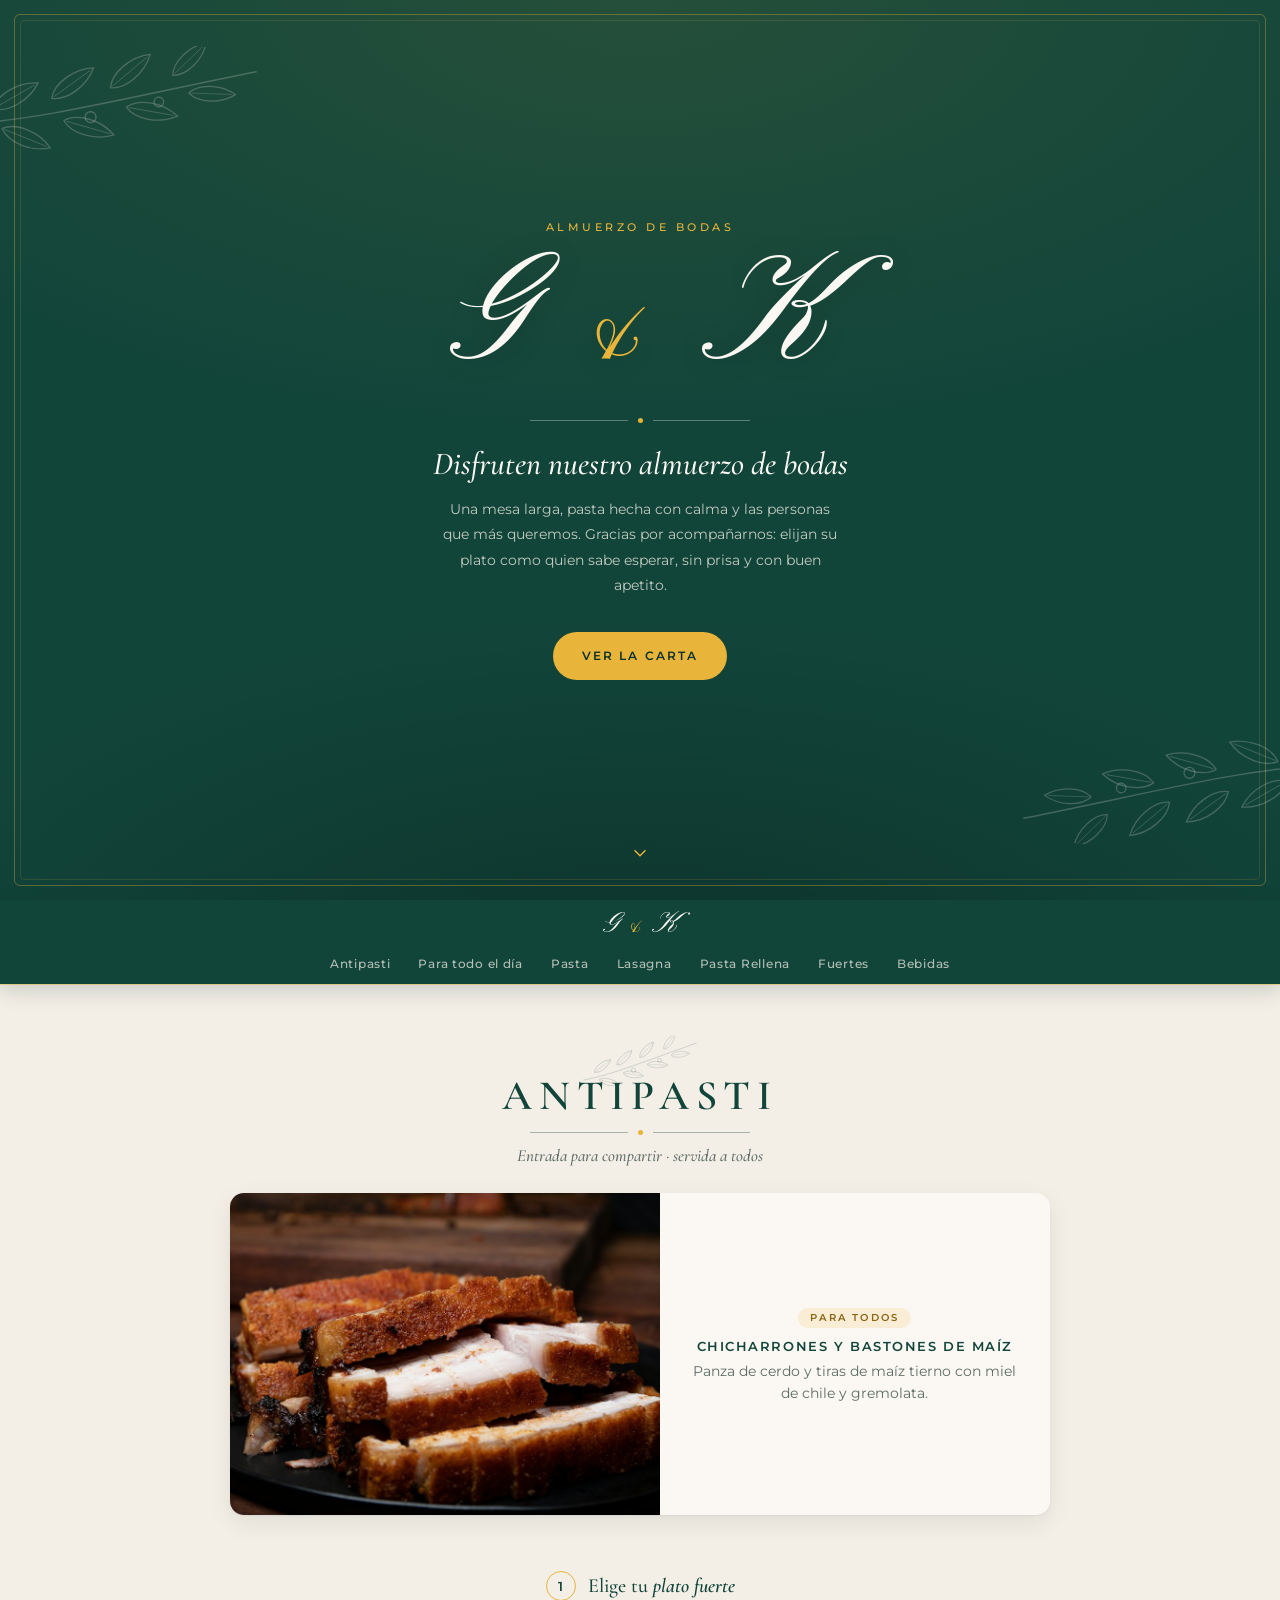
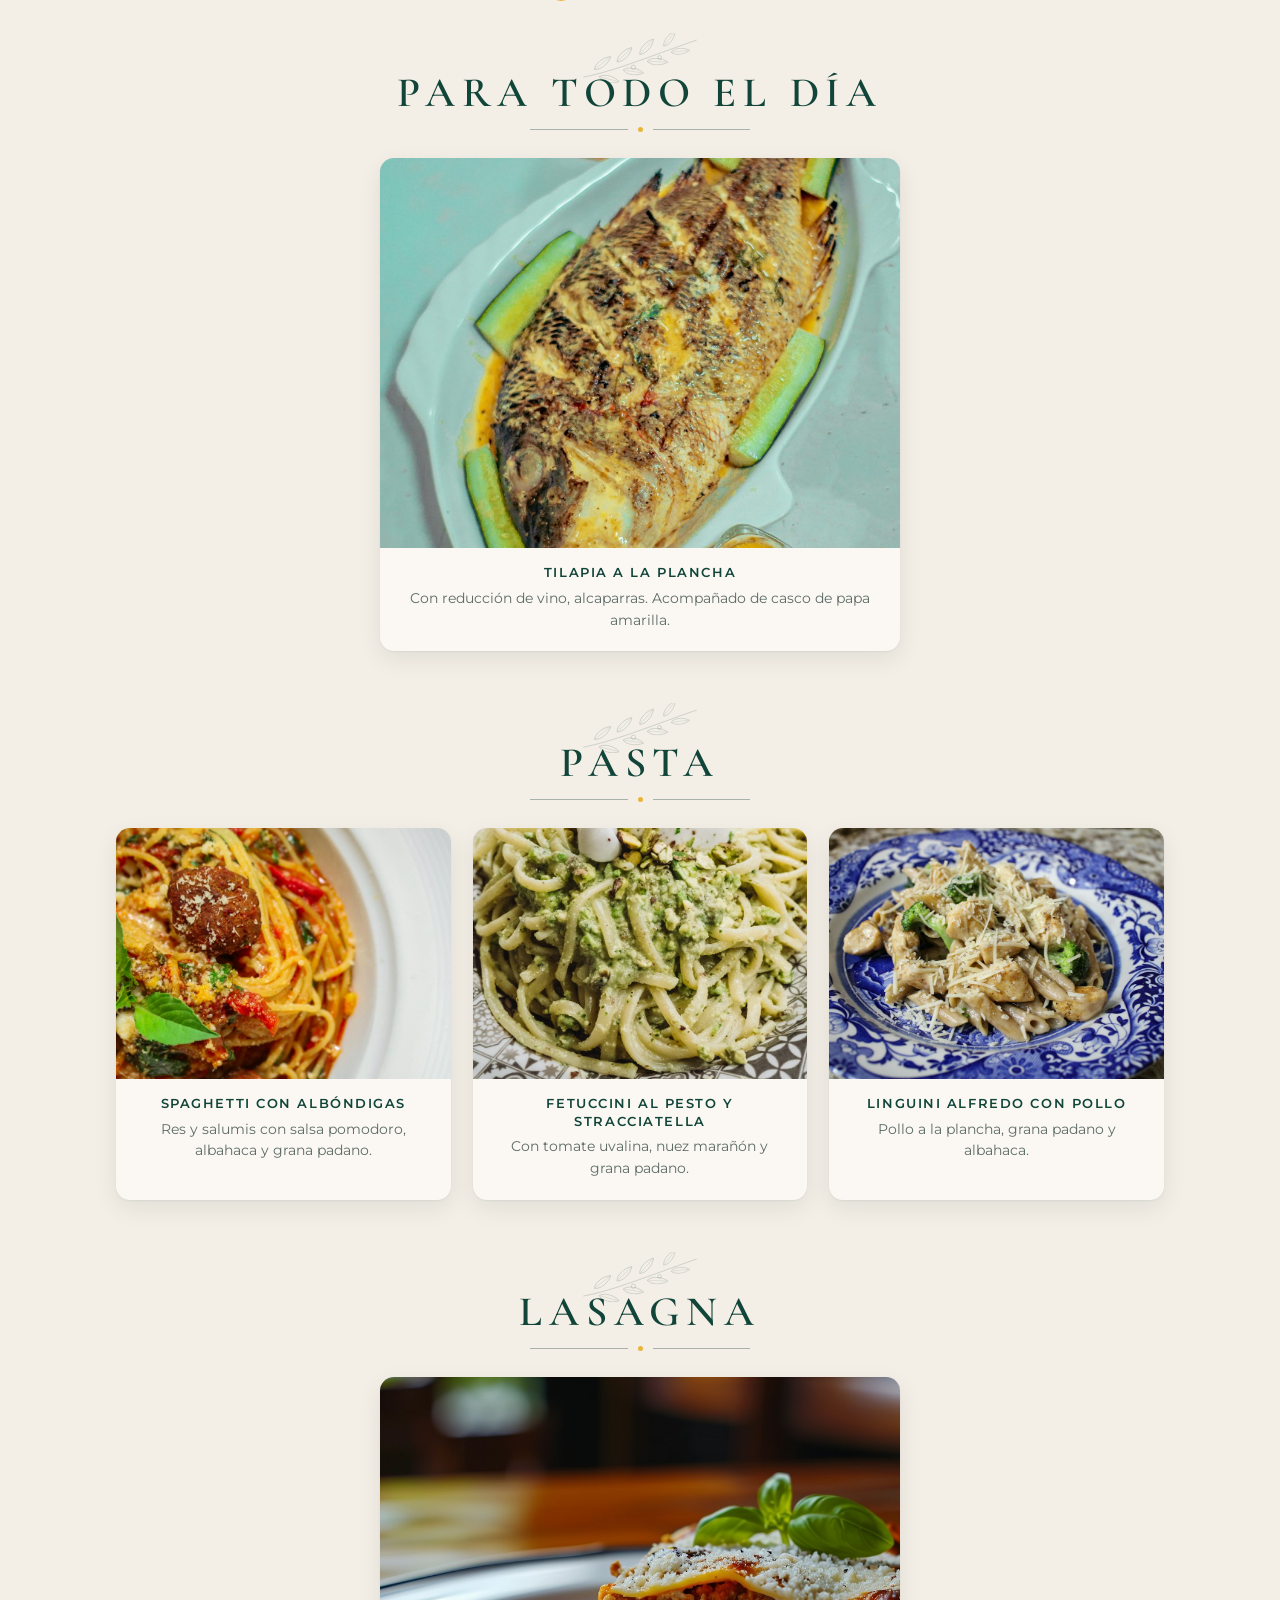
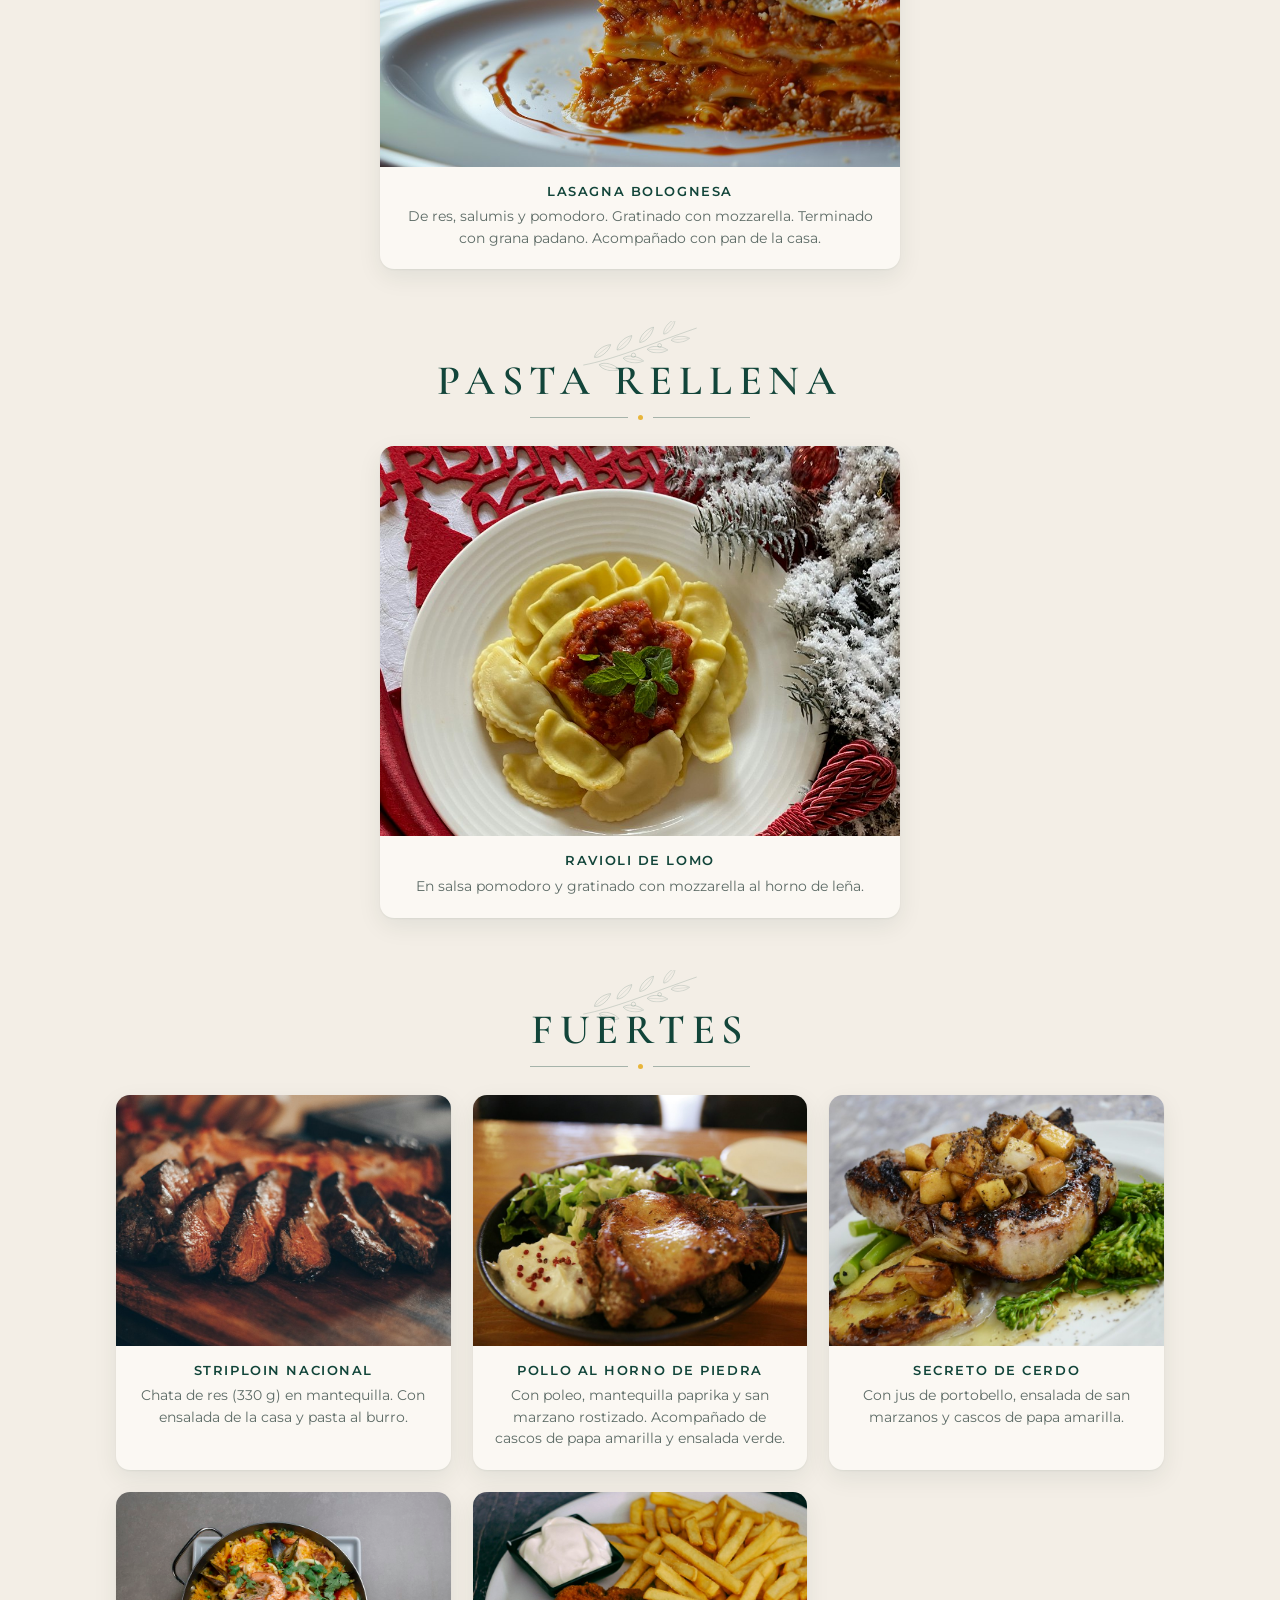
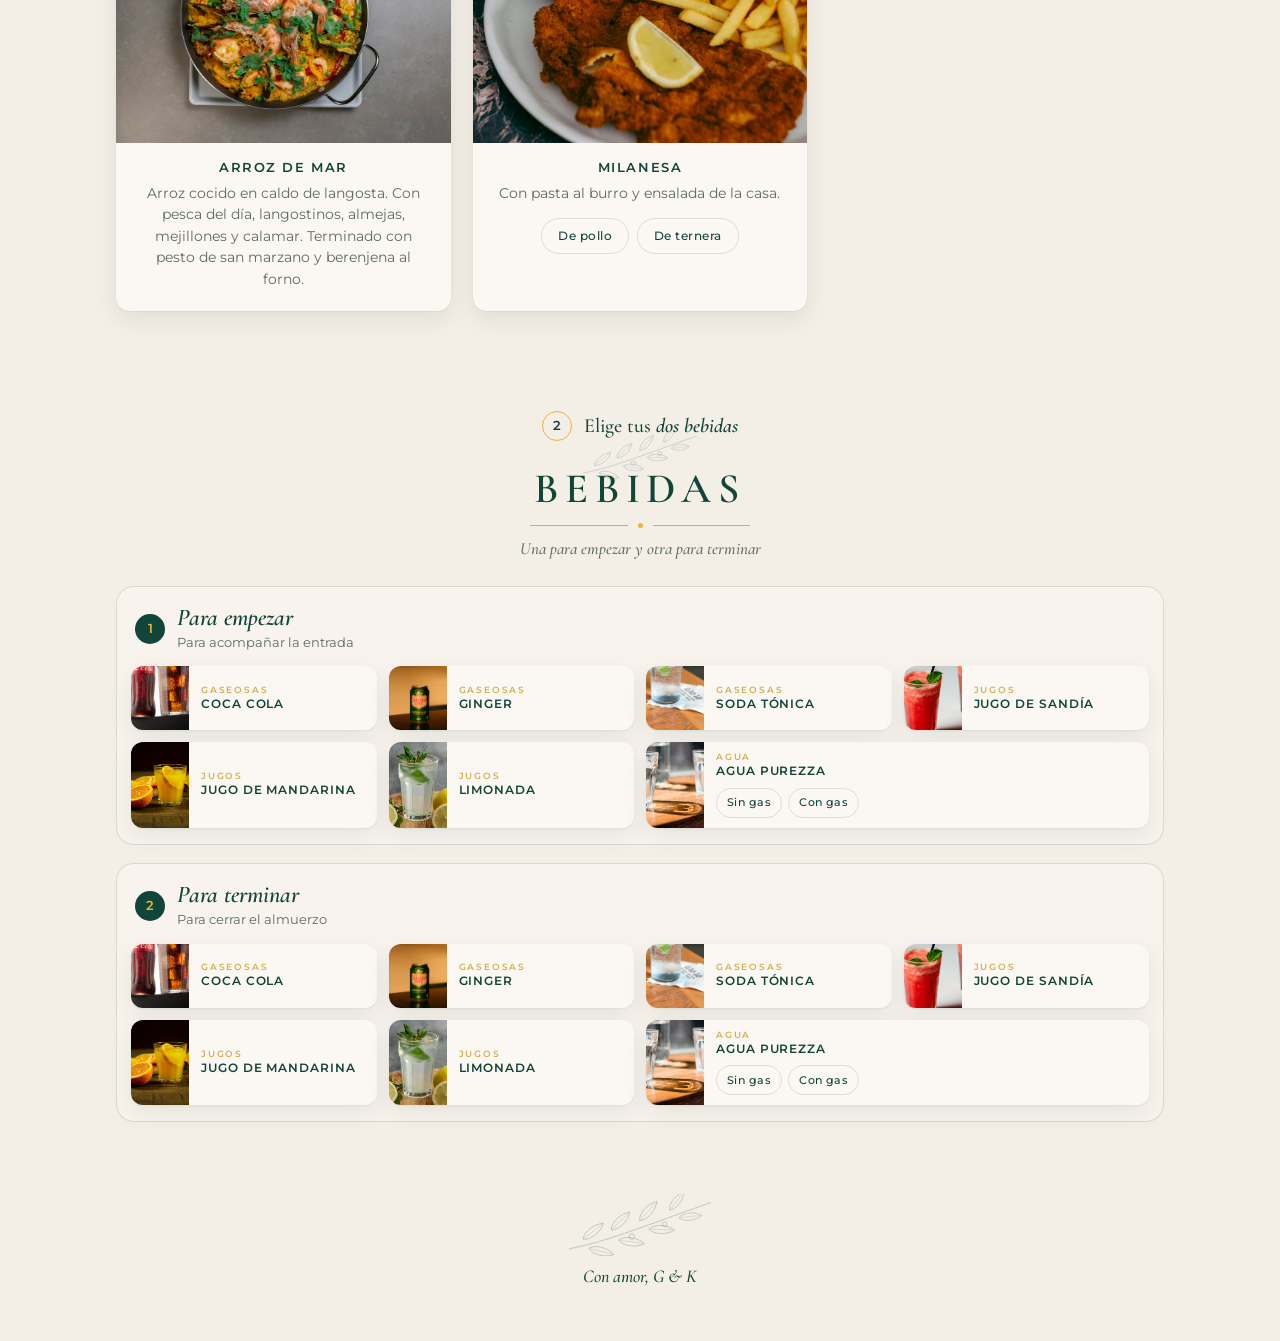
<file: public/index.html>
<!doctype html>
<html lang="es">
<head>
  <meta charset="utf-8">
  <meta name="viewport" content="width=device-width, initial-scale=1, viewport-fit=cover">
  <title>G &amp; K · Almuerzo de bodas</title>
  <meta name="description" content="Carta del almuerzo de bodas de G & K. Elige tu plato y tu bebida.">
  <meta name="theme-color" content="#12453A">
  <link rel="icon" href="data:image/svg+xml,<svg xmlns='http://www.w3.org/2000/svg' viewBox='0 0 64 64'><rect width='64' height='64' rx='14' fill='%2312453A'/><text x='32' y='43' font-family='Georgia,serif' font-size='26' fill='%23E8B53A' text-anchor='middle'>G&amp;K</text></svg>">
  <link rel="preconnect" href="https://fonts.googleapis.com">
  <link rel="preconnect" href="https://fonts.gstatic.com" crossorigin>
  <link href="https://fonts.googleapis.com/css2?family=Cormorant+Garamond:ital,wght@0,500;0,600;1,500&family=Montserrat:wght@400;500;600&family=Pinyon+Script&display=swap" rel="stylesheet">
  <link rel="stylesheet" href="css/styles.css">
</head>
<body>
  <!-- Rama de olivo reutilizable -->
  <svg width="0" height="0" style="position:absolute" aria-hidden="true">
    <defs>
      <symbol id="leaf" viewBox="0 0 40 14">
        <path d="M1 7 C 9 -1, 27 -1, 39 7 C 27 15, 9 15, 1 7 Z" fill="none" stroke="currentColor" stroke-width="1"/>
        <path d="M3 7 L 36 7" fill="none" stroke="currentColor" stroke-width=".6"/>
      </symbol>
      <symbol id="branch" viewBox="0 0 220 90">
        <path d="M6 80 C 60 70, 120 45, 214 12" fill="none" stroke="currentColor" stroke-width="1.1"/>
        <use href="#leaf" x="30" y="58" width="40" height="14" transform="rotate(-38 30 72)"/>
        <use href="#leaf" x="34" y="72" width="40" height="14" transform="rotate(14 34 79)"/>
        <use href="#leaf" x="72" y="44" width="40" height="14" transform="rotate(-44 72 58)"/>
        <use href="#leaf" x="78" y="60" width="40" height="14" transform="rotate(8 78 67)"/>
        <use href="#leaf" x="114" y="30" width="40" height="14" transform="rotate(-48 114 44)"/>
        <use href="#leaf" x="122" y="44" width="40" height="14" transform="rotate(2 122 51)"/>
        <use href="#leaf" x="158" y="15" width="36" height="13" transform="rotate(-52 158 28)"/>
        <use href="#leaf" x="166" y="28" width="36" height="13" transform="rotate(-6 166 34)"/>
        <circle cx="98" cy="62" r="4" fill="none" stroke="currentColor" stroke-width="1"/>
        <circle cx="146" cy="44" r="3.5" fill="none" stroke="currentColor" stroke-width="1"/>
      </symbol>
    </defs>
  </svg>

  <!-- Portada -->
  <section class="cover" id="cover">
    <svg class="cover__branch cover__branch--tl" aria-hidden="true"><use href="#branch"/></svg>
    <svg class="cover__branch cover__branch--br" aria-hidden="true"><use href="#branch"/></svg>
    <div class="cover__inner">
      <p class="eyebrow">Almuerzo de bodas</p>
      <h1 class="monogram">G <span class="amp">&amp;</span> K</h1>
      <div class="rule"><span></span></div>
      <p class="cover__lead">Disfruten nuestro almuerzo de bodas</p>
      <p class="cover__copy">Una mesa larga, pasta hecha con calma y las personas que más queremos. Gracias por acompañarnos: elijan su plato como quien sabe esperar, sin prisa y con buen apetito.</p>
      <a class="btn btn--gold" href="#carta">Ver la carta</a>
    </div>
    <a class="cover__scroll" href="#carta" aria-label="Ir a la carta">
      <svg viewBox="0 0 24 24" width="22" height="22"><path d="M6 9l6 6 6-6" fill="none" stroke="currentColor" stroke-width="1.5"/></svg>
    </a>
  </section>

  <!-- Carta -->
  <header class="topbar" id="carta">
    <div class="topbar__brand">G <span class="amp">&amp;</span> K</div>
    <nav class="tabs" id="tabs" aria-label="Categorías"></nav>
  </header>

  <main class="menu" id="menu"></main>

  <footer class="foot">
    <svg class="foot__branch" aria-hidden="true"><use href="#branch"/></svg>
    <p>Con amor, G &amp; K</p>
  </footer>

  <!-- Barra de selección -->
  <div class="tray" id="tray" hidden>
    <div class="tray__summary">
      <div><span class="tray__label">Plato</span><span class="tray__value" data-tray="dish">Sin elegir</span></div>
      <div><span class="tray__label">Empezar</span><span class="tray__value" data-tray="drinkStart">Sin elegir</span></div>
      <div><span class="tray__label">Terminar</span><span class="tray__value" data-tray="drinkEnd">Sin elegir</span></div>
    </div>
    <button class="btn btn--green" id="trayBtn" type="button">Continuar</button>
  </div>

  <!-- Hoja de confirmación -->
  <div class="sheet" id="sheet" hidden>
    <div class="sheet__backdrop" data-close></div>
    <form class="sheet__panel" id="form" novalidate>
      <button type="button" class="sheet__close" data-close aria-label="Cerrar">×</button>
      <p class="eyebrow eyebrow--green">Tu elección</p>
      <h2 class="sheet__title" id="sheetTitle">Casi listo</h2>
      <dl class="summary">
        <div><dt>Entrada</dt><dd id="sumStarter"></dd></div>
        <div><dt>Plato fuerte</dt><dd id="sumDish"></dd></div>
        <div><dt>Bebida · empezar</dt><dd id="sumDrinkStart"></dd></div>
        <div><dt>Bebida · terminar</dt><dd id="sumDrinkEnd"></dd></div>
      </dl>
      <label class="field">
        <span id="nameLabel">Tu nombre</span>
        <input id="name" name="name" type="text" autocomplete="name" maxlength="60" placeholder="Nombre y apellido" required>
      </label>
      <p class="form__error" id="formError" role="alert"></p>
      <button class="btn btn--green btn--block" id="sendBtn" type="submit">Enviar</button>
    </form>
  </div>

  <!-- Gracias -->
  <div class="thanks" id="thanks" hidden>
    <div class="thanks__inner">
      <svg class="thanks__branch" aria-hidden="true"><use href="#branch"/></svg>
      <p class="eyebrow">Elección recibida</p>
      <h2 class="thanks__title">¡Gracias, <span id="thanksName"></span>!</h2>
      <p class="thanks__text" id="thanksText"></p>
      <p class="thanks__sign">G <span class="amp">&amp;</span> K</p>
      <div class="thanks__actions">
        <button class="btn btn--gold" id="anotherBtn" type="button">Elegir para otro invitado</button>
        <button class="btn btn--ghost" id="changeBtn" type="button">Cambiar mi elección</button>
      </div>
    </div>
  </div>

  <script type="module" src="js/app.js"></script>
</body>
</html>
</file>
<file: public/css/styles.css>
:root {
  --green: #12453a;
  --green-deep: #0c3129;
  --green-soft: #2b5e52;
  --gold: #e8b53a;
  --gold-soft: #d9ae4f;
  --cream: #f3eee6;
  --paper: #fbf8f3;
  --ink: #1e2a26;
  --muted: #5d6b66;
  --line: rgba(18, 69, 58, 0.14);
  --shadow: 0 1px 2px rgba(12, 49, 41, 0.06), 0 8px 24px rgba(12, 49, 41, 0.08);

  --script: 'Pinyon Script', 'Snell Roundhand', cursive;
  --serif: 'Cormorant Garamond', 'Times New Roman', serif;
  --sans: 'Montserrat', system-ui, -apple-system, sans-serif;

  --gutter: 16px;
  --radius: 14px;
  color-scheme: light;
}

*,
*::before,
*::after { box-sizing: border-box; }

html { scroll-behavior: smooth; scroll-padding-top: 120px; -webkit-text-size-adjust: 100%; }

body {
  margin: 0;
  background: var(--cream);
  color: var(--ink);
  font: 400 15px/1.55 var(--sans);
  -webkit-font-smoothing: antialiased;
  overflow-x: hidden;
}
body.no-scroll { overflow: hidden; }
body.has-tray { padding-bottom: 120px; }

img { max-width: 100%; height: auto; display: block; }
button { font: inherit; color: inherit; }
[hidden] { display: none !important; }

.amp { font-family: var(--script); color: var(--gold); }

/* ---------- Botones ---------- */
.btn {
  display: inline-flex;
  align-items: center;
  justify-content: center;
  gap: 8px;
  min-height: 48px;
  padding: 0 28px;
  border-radius: 999px;
  border: 1px solid transparent;
  font: 600 12px/1 var(--sans);
  letter-spacing: 0.18em;
  text-transform: uppercase;
  text-decoration: none;
  cursor: pointer;
  transition: transform 0.15s ease, background 0.2s ease, opacity 0.2s ease;
}
.btn:active { transform: scale(0.97); }
.btn--gold { background: var(--gold); color: var(--green-deep); }
.btn--gold:hover { background: #f0c253; }
.btn--green { background: var(--green); color: var(--paper); }
.btn--green:hover { background: var(--green-soft); }
.btn--green.is-disabled { background: transparent; color: var(--green); border-color: var(--line); }
.btn--ghost { border-color: rgba(243, 238, 230, 0.4); color: var(--cream); background: transparent; }
.btn--ghost:hover { border-color: var(--gold); color: var(--gold); }
.btn--block { width: 100%; }
.btn:focus-visible, .card:focus-visible, .chip:focus-visible, .tabs a:focus-visible {
  outline: 2px solid var(--gold);
  outline-offset: 3px;
}

/* ---------- Ornamentos ---------- */
.eyebrow {
  margin: 0;
  font: 500 11px/1.4 var(--sans);
  letter-spacing: 0.32em;
  text-transform: uppercase;
  color: var(--gold);
}
.eyebrow--green { color: var(--green-soft); }

.rule {
  display: flex;
  align-items: center;
  justify-content: center;
  gap: 10px;
  width: min(220px, 70%);
  margin: 14px auto;
}
.rule::before,
.rule::after { content: ''; flex: 1; height: 1px; background: currentColor; opacity: 0.35; }
.rule span { width: 5px; height: 5px; border-radius: 50%; background: var(--gold); }

/* ---------- Portada ---------- */
.cover {
  position: relative;
  min-height: 100vh;
  min-height: 100svh;
  display: grid;
  place-items: center;
  padding: 72px var(--gutter);
  background:
    radial-gradient(120% 80% at 50% 0%, rgba(232, 181, 58, 0.09), transparent 60%),
    radial-gradient(90% 60% at 50% 110%, rgba(0, 0, 0, 0.25), transparent 70%),
    var(--green);
  color: var(--cream);
  text-align: center;
  overflow: hidden;
}
.cover::before {
  content: '';
  position: absolute;
  inset: 14px;
  border: 1px solid rgba(232, 181, 58, 0.35);
  border-radius: 6px;
  pointer-events: none;
}
.cover::after {
  content: '';
  position: absolute;
  inset: 20px;
  border: 1px solid rgba(232, 181, 58, 0.14);
  border-radius: 4px;
  pointer-events: none;
}
.cover__inner { position: relative; max-width: 520px; animation: rise 1.1s ease both; }
.cover__branch {
  position: absolute;
  width: 300px;
  height: 125px;
  color: rgba(243, 238, 230, 0.22);
}
.cover__branch--tl { top: 34px; left: -40px; transform: rotate(8deg); }
.cover__branch--br { bottom: 44px; right: -40px; transform: rotate(188deg); }

.monogram {
  margin: 18px 0 0;
  font: 400 clamp(88px, 26vw, 150px)/0.95 var(--script);
  color: var(--paper);
  letter-spacing: 0.01em;
  text-shadow: 0 2px 30px rgba(0, 0, 0, 0.18);
}
.monogram .amp { font-size: 0.72em; margin: 0 0.04em; }
.cover .rule { color: var(--cream); margin: 22px auto; }
.cover__lead {
  margin: 0 0 14px;
  font: italic 500 clamp(24px, 6.4vw, 32px)/1.2 var(--serif);
  color: var(--paper);
}
.cover__copy {
  margin: 0 auto 34px;
  max-width: 400px;
  font-size: 14px;
  line-height: 1.8;
  color: rgba(243, 238, 230, 0.78);
}
.cover__scroll {
  position: absolute;
  bottom: 30px;
  left: 50%;
  transform: translateX(-50%);
  color: var(--gold);
  animation: nudge 2.4s ease-in-out infinite;
}

@keyframes rise { from { opacity: 0; transform: translateY(14px); } to { opacity: 1; transform: none; } }
@keyframes nudge { 0%, 100% { transform: translate(-50%, 0); } 50% { transform: translate(-50%, 6px); } }

/* ---------- Barra superior + pestañas ---------- */
.topbar {
  position: sticky;
  top: 0;
  z-index: 20;
  background: var(--green);
  color: var(--cream);
  box-shadow: 0 1px 0 rgba(232, 181, 58, 0.5), 0 6px 20px rgba(12, 49, 41, 0.18);
}
.topbar__brand {
  text-align: center;
  padding: 10px 0 2px;
  font: 400 30px/1 var(--script);
  color: var(--paper);
}
.topbar__brand .amp { font-size: 0.8em; }
.tabs {
  display: flex;
  gap: 4px;
  overflow-x: auto;
  scrollbar-width: none;
  padding: 6px var(--gutter) 0;
  max-width: 1080px;
  margin: 0 auto;
}
.tabs::-webkit-scrollbar { display: none; }
.tabs a {
  flex: none;
  padding: 10px 12px 12px;
  font: 500 12px/1 var(--sans);
  letter-spacing: 0.06em;
  color: rgba(243, 238, 230, 0.72);
  text-decoration: none;
  border-bottom: 2px solid transparent;
  transition: color 0.2s, border-color 0.2s;
  white-space: nowrap;
}
.tabs a:hover { color: var(--paper); }
.tabs a.is-active { color: var(--gold); border-bottom-color: var(--gold); }
@media (min-width: 980px) { .tabs { justify-content: center; } }

/* ---------- Carta ---------- */
.menu {
  max-width: 1080px;
  margin: 0 auto;
  padding: 8px var(--gutter) 40px;
}
.section { padding: 44px 0 8px; }
.section__head { position: relative; text-align: center; margin-bottom: 26px; color: var(--green); }
.section__branch {
  display: block;
  width: 120px;
  height: 50px;
  margin: 0 auto -12px;
  color: rgba(18, 69, 58, 0.28);
}
.section__title {
  margin: 0;
  font: 600 clamp(30px, 8vw, 42px)/1.05 var(--serif);
  letter-spacing: 0.16em;
  text-transform: uppercase;
  color: var(--green);
}
.section__head .rule { margin: 12px auto 0; }
.section__note {
  margin: 10px 0 0;
  font: italic 500 17px/1.3 var(--serif);
  color: var(--muted);
}
.subhead {
  display: flex;
  align-items: center;
  gap: 14px;
  margin: 28px 0 14px;
  font: 600 11px/1 var(--sans);
  letter-spacing: 0.3em;
  text-transform: uppercase;
  color: var(--green-soft);
}
.subhead::after { content: ''; flex: 1; height: 1px; background: var(--line); }

.step {
  display: flex;
  align-items: center;
  justify-content: center;
  gap: 12px;
  margin: 48px 0 -12px;
  color: var(--green);
}
.step p { margin: 0; font: 500 20px/1.2 var(--serif); }
.step strong { font-weight: 600; font-style: italic; }
.step__num {
  display: grid;
  place-items: center;
  width: 30px;
  height: 30px;
  border-radius: 50%;
  border: 1px solid var(--gold);
  color: var(--green);
  font: 600 13px/1 var(--sans);
}

/* ---------- Entrada fija ---------- */
.starter {
  display: grid;
  background: var(--paper);
  border-radius: var(--radius);
  box-shadow: var(--shadow);
  overflow: hidden;
  max-width: 820px;
  margin: 0 auto;
}
.starter__media img { width: 100%; aspect-ratio: 16 / 10; object-fit: cover; }
.starter__body { padding: 20px 22px 24px; text-align: center; }
@media (min-width: 700px) {
  .starter { grid-template-columns: 1.1fr 1fr; align-items: center; }
  .starter__media img { height: 100%; aspect-ratio: auto; min-height: 280px; }
  .starter__body { padding: 32px; }
}
.badge {
  display: inline-block;
  margin-bottom: 10px;
  padding: 5px 12px;
  border-radius: 999px;
  background: rgba(232, 181, 58, 0.16);
  color: #8a6512;
  font: 600 10px/1 var(--sans);
  letter-spacing: 0.22em;
  text-transform: uppercase;
}

/* ---------- Tarjetas ---------- */
.grid { display: grid; gap: 18px; }
.grid--dish { grid-template-columns: 1fr; }
@media (min-width: 640px) {
  .grid--dish { grid-template-columns: repeat(2, 1fr); }
}
@media (min-width: 980px) {
  .grid--dish { grid-template-columns: repeat(3, 1fr); gap: 22px; }
}
/* Secciones con un solo plato: tarjeta centrada, no estirada */
.grid--dish:has(> .card:only-child) { grid-template-columns: minmax(0, 520px); justify-content: center; }

.card {
  position: relative;
  display: flex;
  flex-direction: column;
  background: var(--paper);
  border-radius: var(--radius);
  box-shadow: var(--shadow);
  overflow: hidden;
  cursor: pointer;
  text-align: center;
  outline: 1px solid transparent;
  transition: transform 0.2s ease, box-shadow 0.2s ease, outline-color 0.2s ease;
  -webkit-tap-highlight-color: transparent;
}
@media (hover: hover) {
  .card:hover { transform: translateY(-3px); box-shadow: 0 2px 4px rgba(12, 49, 41, 0.06), 0 14px 32px rgba(12, 49, 41, 0.14); }
  .card:hover .card__media img { transform: scale(1.04); }
}
.card__media { position: relative; overflow: hidden; }
.card__media img {
  width: 100%;
  aspect-ratio: 4 / 3;
  object-fit: cover;
  transition: transform 0.6s ease, filter 0.3s ease;
}
.card__body { padding: 16px 18px 20px; display: flex; flex-direction: column; align-items: center; flex: 1; }
.card__name {
  margin: 0 0 6px;
  font: 600 13px/1.35 var(--sans);
  letter-spacing: 0.12em;
  text-transform: uppercase;
  color: var(--green);
}
.card__desc { margin: 0; font-size: 13.5px; line-height: 1.6; color: var(--muted); }

.card__check {
  position: absolute;
  top: 12px;
  right: 12px;
  display: grid;
  place-items: center;
  width: 34px;
  height: 34px;
  border-radius: 50%;
  background: var(--gold);
  color: var(--green-deep);
  box-shadow: 0 4px 12px rgba(0, 0, 0, 0.2);
  opacity: 0;
  transform: scale(0.6);
  transition: opacity 0.2s ease, transform 0.25s cubic-bezier(0.3, 1.6, 0.5, 1);
}
.card__check svg { width: 18px; height: 18px; }

.card.is-selected { outline: 2px solid var(--gold); box-shadow: 0 0 0 5px rgba(232, 181, 58, 0.18), var(--shadow); }
.card.is-selected .card__check { opacity: 1; transform: scale(1); }
.card.is-selected .card__name { color: var(--green-deep); }

/* Sub-opciones */
.chips { display: flex; flex-wrap: wrap; justify-content: center; gap: 8px; margin-top: 14px; }
.chip {
  min-height: 36px;
  padding: 0 16px;
  border-radius: 999px;
  border: 1px solid var(--line);
  background: transparent;
  color: var(--green);
  font: 500 12px/1 var(--sans);
  letter-spacing: 0.04em;
  cursor: pointer;
  transition: background 0.2s, color 0.2s, border-color 0.2s;
}
.chip:hover { border-color: var(--green-soft); }
.chip.is-active { background: var(--green); border-color: var(--green); color: var(--paper); }
.card.needs-option .chip { border-color: var(--gold); animation: pulse 1.6s ease-in-out infinite; }
@keyframes pulse { 0%, 100% { box-shadow: 0 0 0 0 rgba(232, 181, 58, 0.35); } 50% { box-shadow: 0 0 0 5px rgba(232, 181, 58, 0); } }

/* ---------- Bebidas: dos bloques de mosaicos ---------- */
.drinks {
  margin-top: 22px;
  padding: 18px 14px 16px;
  border: 1px solid var(--line);
  border-radius: calc(var(--radius) + 4px);
  background: rgba(251, 248, 243, 0.55);
  scroll-margin-top: 130px;
}
.drinks + .drinks { margin-top: 18px; }
.drinks__head { display: flex; align-items: center; gap: 12px; margin: 0 4px 14px; color: var(--green); }
.drinks__num {
  flex: none;
  display: grid;
  place-items: center;
  width: 30px;
  height: 30px;
  border-radius: 50%;
  background: var(--green);
  color: var(--gold);
  font: 600 13px/1 var(--sans);
}
.drinks__title { margin: 0; font: italic 600 24px/1.1 var(--serif); }
.drinks__note { margin: 2px 0 0; font-size: 12.5px; color: var(--muted); }

.grid--tile { grid-template-columns: repeat(2, 1fr); gap: 10px; }
@media (min-width: 640px) { .grid--tile { grid-template-columns: repeat(3, 1fr); gap: 12px; } }
@media (min-width: 980px) { .grid--tile { grid-template-columns: repeat(4, 1fr); } }
.card--tile { flex-direction: row; align-items: center; text-align: left; border-radius: 12px; }
.tile__media { position: relative; flex: none; width: 58px; align-self: stretch; min-height: 64px; }
.tile__media img { position: absolute; inset: 0; width: 100%; height: 100%; object-fit: cover; }
.tile__body { flex: 1; min-width: 0; padding: 10px 10px 10px 12px; }
.tile__group { display: block; margin-bottom: 3px; font: 600 9px/1 var(--sans); letter-spacing: 0.2em; text-transform: uppercase; color: var(--gold-soft); }
.card--tile .card__name { margin: 0; font-size: 11.5px; letter-spacing: 0.08em; }
.card--tile .chips { justify-content: flex-start; gap: 6px; margin-top: 8px; }
/* El mosaico con opciones (agua) ocupa dos columnas para que los botones queden en fila */
.card--tile:has(.chips) { grid-column: span 2; }
.card--tile .chip { min-height: 30px; padding: 0 10px; font-size: 11px; }
.card--tile .card__check { top: 50%; left: 50%; right: auto; width: 28px; height: 28px; transform: translate(-50%, -50%) scale(0.6); }
.card--tile.is-selected .card__check { transform: translate(-50%, -50%) scale(1); }
.card--tile .card__check svg { width: 15px; height: 15px; }
.card--tile.is-selected .tile__media img { filter: brightness(0.7); }
@media (hover: hover) { .card--tile:hover .card__media img { transform: none; } }

/* ---------- Pie ---------- */
.foot {
  text-align: center;
  padding: 24px var(--gutter) 56px;
  color: var(--green);
}
.foot__branch { width: 150px; height: 62px; color: rgba(18, 69, 58, 0.3); }
.foot p { margin: 4px 0 0; font: italic 500 18px/1 var(--serif); }

/* ---------- Bandeja inferior ---------- */
.tray {
  position: fixed;
  left: var(--gutter);
  right: var(--gutter);
  bottom: max(12px, env(safe-area-inset-bottom));
  z-index: 30;
  display: flex;
  align-items: center;
  gap: 12px;
  max-width: 640px;
  margin: 0 auto;
  padding: 10px 10px 10px 18px;
  border-radius: 20px;
  background: rgba(251, 248, 243, 0.94);
  backdrop-filter: blur(12px);
  -webkit-backdrop-filter: blur(12px);
  border: 1px solid rgba(232, 181, 58, 0.45);
  box-shadow: 0 12px 36px rgba(12, 49, 41, 0.22);
  animation: rise 0.35s ease both;
}
.tray__summary { flex: 1; min-width: 0; display: grid; gap: 2px; }
.tray__summary > div { display: flex; align-items: baseline; gap: 8px; min-width: 0; }
.tray__label {
  flex: none;
  width: 62px;
  font: 600 9.5px/1 var(--sans);
  letter-spacing: 0.2em;
  text-transform: uppercase;
  color: var(--gold-soft);
}
.tray__value {
  min-width: 0;
  overflow: hidden;
  text-overflow: ellipsis;
  white-space: nowrap;
  font: 600 15px/1.2 var(--serif);
  color: var(--green);
}
.tray__value.is-empty { font-style: italic; font-weight: 500; color: var(--muted); }
.tray .btn { flex: none; padding: 0 18px; min-height: 46px; letter-spacing: 0.12em; }

/* ---------- Hoja (formulario) ---------- */
.sheet { position: fixed; inset: 0; z-index: 50; display: grid; align-items: end; justify-items: center; }
.sheet__backdrop { position: absolute; inset: 0; background: rgba(12, 49, 41, 0.55); animation: fade 0.25s ease both; }
.sheet__panel {
  position: relative;
  width: 100%;
  max-width: 520px;
  max-height: 92vh;
  overflow-y: auto;
  padding: 30px 22px calc(24px + env(safe-area-inset-bottom));
  background: var(--paper);
  border-radius: 22px 22px 0 0;
  text-align: center;
  animation: up 0.35s cubic-bezier(0.2, 0.9, 0.3, 1) both;
}
@media (min-width: 640px) {
  .sheet { align-items: center; }
  .sheet__panel { border-radius: 22px; padding: 36px 34px 32px; }
}
.sheet__close {
  position: absolute;
  top: 10px;
  right: 12px;
  width: 40px;
  height: 40px;
  border: 0;
  background: none;
  font-size: 28px;
  line-height: 1;
  color: var(--muted);
  cursor: pointer;
}
.sheet__title { margin: 6px 0 18px; font: 600 34px/1.1 var(--serif); color: var(--green); }
.summary {
  margin: 0 0 22px;
  padding: 4px 18px;
  border: 1px solid var(--line);
  border-radius: 12px;
  text-align: left;
}
.summary > div { display: flex; justify-content: space-between; gap: 16px; padding: 12px 0; border-bottom: 1px dashed var(--line); }
.summary > div:last-child { border-bottom: 0; }
.summary dt { font: 600 10px/1.8 var(--sans); letter-spacing: 0.2em; text-transform: uppercase; color: var(--gold-soft); flex: none; }
.summary dd { margin: 0; text-align: right; font: 600 17px/1.3 var(--serif); color: var(--green); }

.field { display: block; text-align: left; }
.field span { display: block; margin-bottom: 8px; font: 600 10px/1 var(--sans); letter-spacing: 0.2em; text-transform: uppercase; color: var(--green-soft); }
.field input {
  width: 100%;
  min-height: 52px;
  padding: 0 16px;
  border: 1px solid rgba(18, 69, 58, 0.25);
  border-radius: 12px;
  background: #fff;
  color: var(--ink);
  font: 500 17px/1 var(--serif);
  font-size: max(17px, 16px);
  transition: border-color 0.2s, box-shadow 0.2s;
}
.field input::placeholder { color: #9aa6a1; font-style: italic; }
.field input:focus { outline: none; border-color: var(--gold); box-shadow: 0 0 0 4px rgba(232, 181, 58, 0.18); }
.form__error { min-height: 20px; margin: 10px 0 12px; font-size: 13px; color: #a03a2a; }

/* ---------- Gracias ---------- */
.thanks {
  position: fixed;
  inset: 0;
  z-index: 60;
  display: grid;
  place-items: center;
  padding: 32px var(--gutter);
  background:
    radial-gradient(120% 80% at 50% 0%, rgba(232, 181, 58, 0.1), transparent 60%),
    var(--green);
  color: var(--cream);
  text-align: center;
  animation: fade 0.4s ease both;
}
.thanks__inner { max-width: 440px; animation: rise 0.7s ease both; }
.thanks__branch { width: 170px; height: 70px; color: rgba(232, 181, 58, 0.55); }
.thanks__title { margin: 10px 0 16px; font: 500 clamp(34px, 9vw, 46px)/1.1 var(--serif); color: var(--paper); }
.thanks__text { margin: 0 0 26px; font-size: 15px; line-height: 1.8; color: rgba(243, 238, 230, 0.82); }
.thanks__sign { margin: 0 0 30px; font: 400 54px/1 var(--script); color: var(--paper); }
.thanks__actions { display: flex; flex-direction: column; align-items: center; gap: 12px; }
.thanks__actions .btn { width: min(100%, 300px); }

@keyframes fade { from { opacity: 0; } to { opacity: 1; } }
@keyframes up { from { transform: translateY(40px); opacity: 0; } to { transform: none; opacity: 1; } }

@media (prefers-reduced-motion: reduce) {
  *, *::before, *::after { animation: none !important; transition: none !important; }
  html { scroll-behavior: auto; }
}

/* ---------- Resultados ---------- */
.admin { max-width: 1080px; margin: 0 auto; padding: 32px var(--gutter) 64px; }
.admin__head { text-align: center; color: var(--green); margin-bottom: 28px; }
.admin__head h1 { margin: 6px 0 0; font: 600 clamp(30px, 8vw, 40px)/1.1 var(--serif); letter-spacing: 0.1em; text-transform: uppercase; }
.admin__mono { font: 400 46px/1 var(--script); color: var(--green); }

.login {
  max-width: 380px;
  margin: 40px auto;
  padding: 30px 24px;
  background: var(--paper);
  border-radius: var(--radius);
  box-shadow: var(--shadow);
  text-align: center;
}
.login p { margin: 0 0 18px; color: var(--muted); font-size: 14px; }
.login .btn { margin-top: 14px; }

.stats { display: grid; grid-template-columns: repeat(auto-fit, minmax(150px, 1fr)); gap: 14px; margin-bottom: 22px; }
.stat {
  padding: 18px;
  background: var(--paper);
  border-radius: var(--radius);
  box-shadow: var(--shadow);
  text-align: center;
}
.stat__num { font: 600 40px/1 var(--serif); color: var(--green); }
.stat__label { margin-top: 6px; font: 600 10px/1.3 var(--sans); letter-spacing: 0.2em; text-transform: uppercase; color: var(--gold-soft); }

.tally { display: grid; gap: 16px; margin-bottom: 28px; }
@media (min-width: 760px) { .tally { grid-template-columns: 1fr 1fr; } }
.panel { padding: 20px 20px 14px; background: var(--paper); border-radius: var(--radius); box-shadow: var(--shadow); }
.panel h2 { margin: 0 0 12px; font: 600 12px/1 var(--sans); letter-spacing: 0.24em; text-transform: uppercase; color: var(--green-soft); }
.bar { display: grid; grid-template-columns: 1fr auto; gap: 4px 12px; align-items: center; padding: 7px 0; border-bottom: 1px dashed var(--line); }
.bar:last-child { border-bottom: 0; }
.bar__name { font: 600 16px/1.2 var(--serif); color: var(--green); }
.bar__count { font: 600 14px/1 var(--sans); color: var(--green); font-variant-numeric: tabular-nums; }
.bar__track { grid-column: 1 / -1; height: 4px; border-radius: 4px; background: rgba(18, 69, 58, 0.08); overflow: hidden; }
.bar__fill { height: 100%; background: var(--gold); border-radius: 4px; }
.empty { color: var(--muted); font-style: italic; font-family: var(--serif); font-size: 17px; padding: 8px 0; }

.toolbar { display: flex; flex-wrap: wrap; gap: 10px; align-items: center; margin-bottom: 14px; }
.toolbar input {
  flex: 1 1 200px;
  min-height: 44px;
  padding: 0 14px;
  border: 1px solid rgba(18, 69, 58, 0.25);
  border-radius: 999px;
  background: #fff;
  font: 500 15px var(--sans);
}
.toolbar .btn { min-height: 44px; padding: 0 18px; font-size: 11px; }
.btn--line { border-color: rgba(18, 69, 58, 0.3); color: var(--green); background: transparent; }
.btn--line:hover { border-color: var(--green); }

.table-wrap { overflow-x: auto; background: var(--paper); border-radius: var(--radius); box-shadow: var(--shadow); }
table { width: 100%; border-collapse: collapse; font-size: 14px; }
th {
  position: sticky;
  top: 0;
  padding: 14px 16px;
  background: var(--green);
  color: var(--cream);
  font: 600 10px/1 var(--sans);
  letter-spacing: 0.2em;
  text-transform: uppercase;
  text-align: left;
  white-space: nowrap;
}
td { padding: 13px 16px; border-bottom: 1px solid var(--line); vertical-align: middle; }
tbody tr:nth-child(even) td { background: rgba(243, 238, 230, 0.55); }
td.num { color: var(--muted); font-variant-numeric: tabular-nums; width: 1%; }
td.name { font: 600 17px/1.2 var(--serif); color: var(--green); white-space: nowrap; }
td.fixed { color: var(--muted); font-style: italic; }
td.time { color: var(--muted); white-space: nowrap; font-size: 12.5px; }
.del {
  border: 0;
  background: none;
  color: #a03a2a;
  cursor: pointer;
  font-size: 12px;
  text-decoration: underline;
  padding: 6px;
}

/* Precios (solo en resultados) */
.price { display: block; margin-top: 2px; font-size: 12px; color: var(--muted); font-variant-numeric: tabular-nums; }
td.money { text-align: right; white-space: nowrap; font-weight: 600; color: var(--green); font-variant-numeric: tabular-nums; }
th:nth-child(7) { text-align: right; }
.stat__num--money { font-size: 28px; line-height: 1.45; }
tfoot td { padding: 11px 16px; background: rgba(232, 181, 58, 0.08); border-bottom: 1px dashed var(--line); color: var(--green); }
tfoot .price { display: inline; margin-left: 6px; }
tfoot tr.grand td { background: var(--green); color: var(--paper); border-bottom: 0; font: 600 20px/1.2 var(--serif); }
tfoot tr.grand td.money { color: var(--gold); font: 600 20px/1.2 var(--sans); }
</file>
